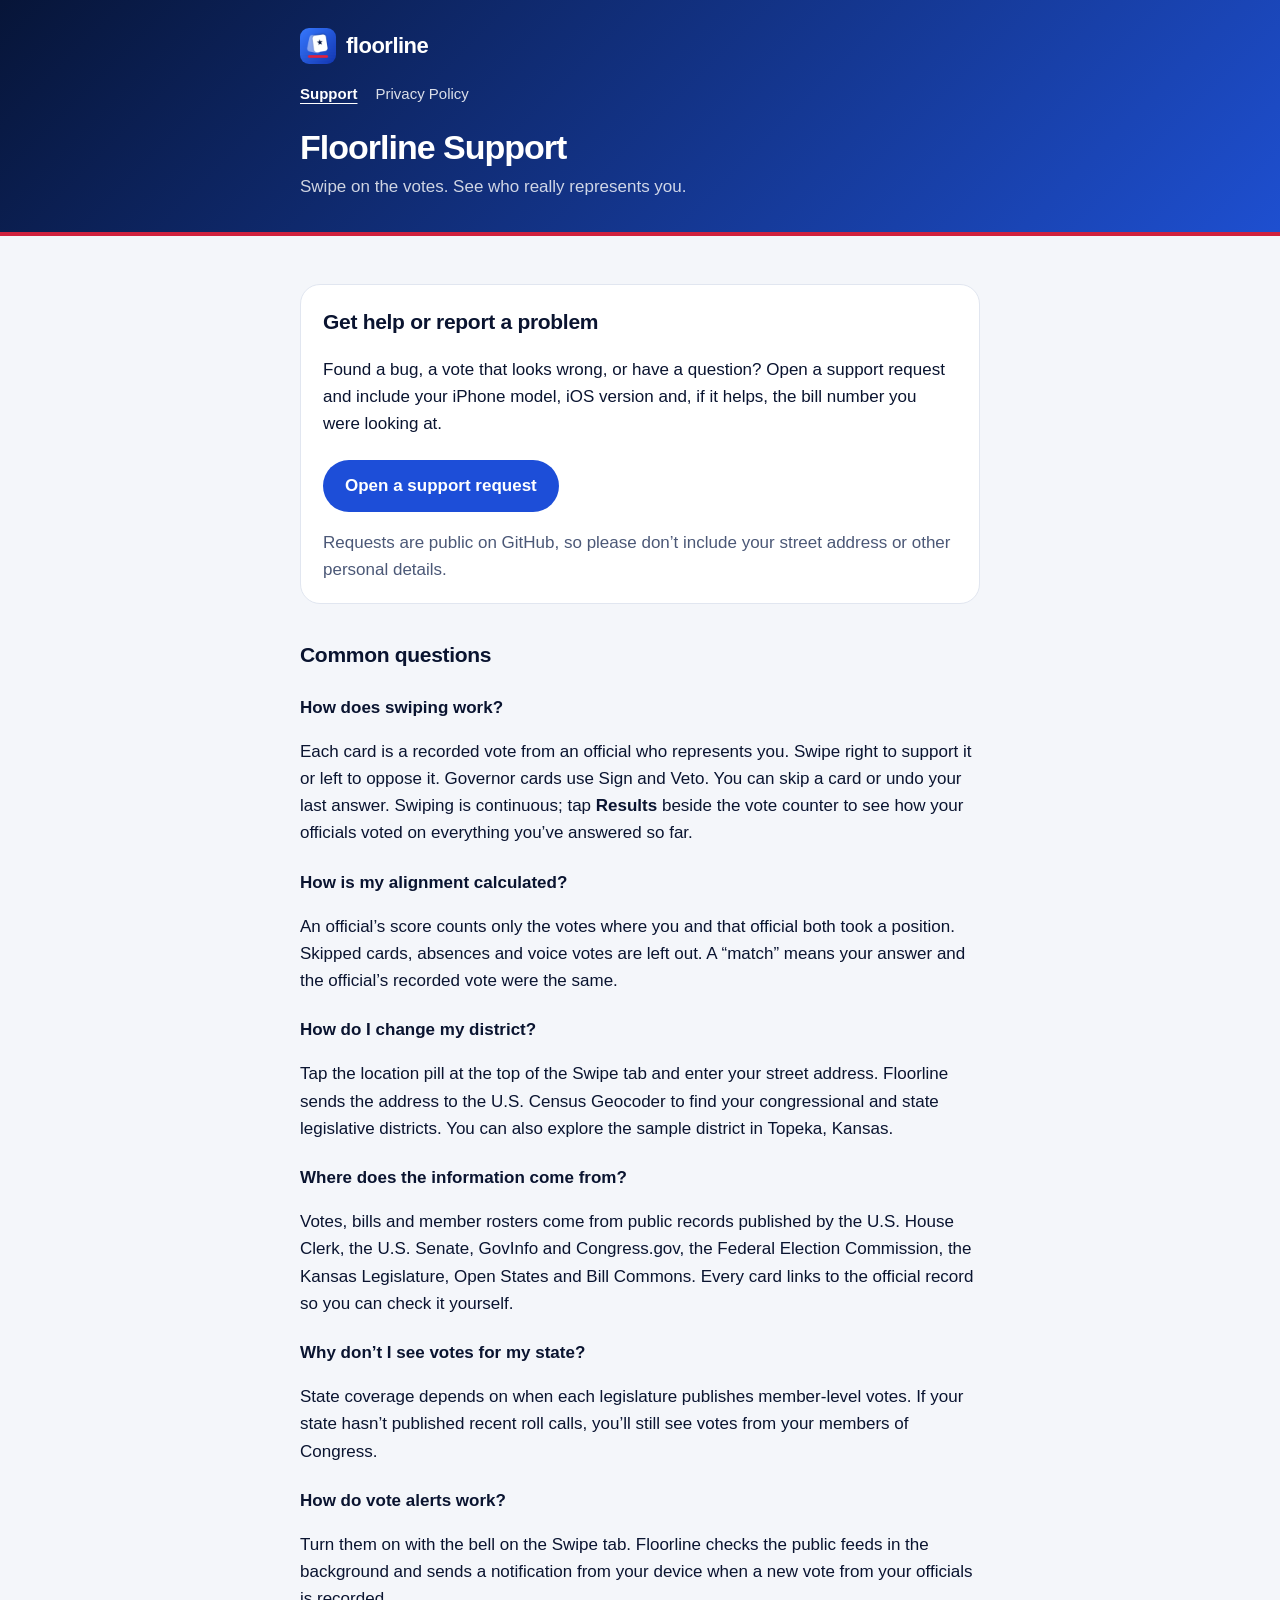
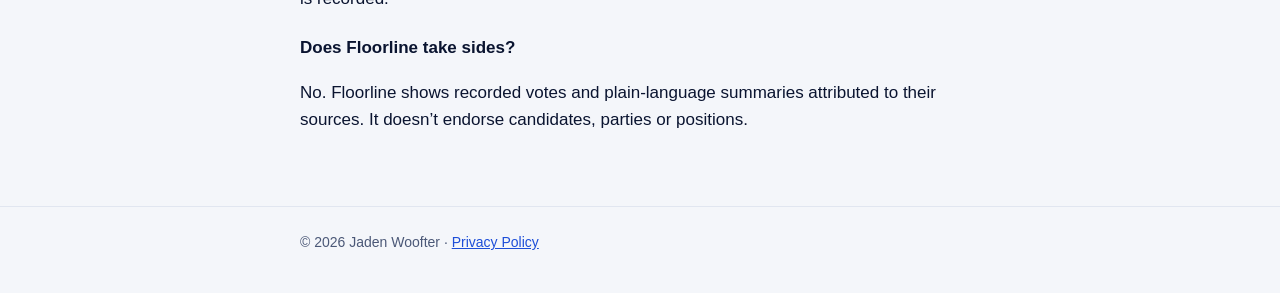
<file: index.html>
<!doctype html>
<html lang="en">
<head>
  <meta charset="utf-8">
  <meta name="viewport" content="width=device-width, initial-scale=1">
  <title>Floorline Support</title>
  <meta name="description" content="Help and contact for Floorline, the iPhone app for swiping on recorded votes and comparing them with your officials.">
  <link rel="stylesheet" href="style.css">
  <link rel="icon" href="icon.png">
</head>
<body>
  <header>
    <div class="wrap">
      <a class="brand" href="./"><img src="icon.png" alt="">floorline</a>
      <nav>
        <a href="./" aria-current="page">Support</a>
        <a href="privacy.html">Privacy Policy</a>
      </nav>
      <h1>Floorline Support</h1>
      <p>Swipe on the votes. See who really represents you.</p>
    </div>
  </header>
  <main>
    <div class="wrap">
      <div class="card">
        <h2 style="margin-top:0">Get help or report a problem</h2>
        <p>Found a bug, a vote that looks wrong, or have a question? Open a support request and include your iPhone model, iOS version and, if it helps, the bill number you were looking at.</p>
        <a class="button" href="https://github.com/jaywoofter/floorline-site/issues/new">Open a support request</a>
        <p class="muted" style="margin-bottom:0">Requests are public on GitHub, so please don’t include your street address or other personal details.</p>
      </div>

      <h2>Common questions</h2>

      <h3>How does swiping work?</h3>
      <p>Each card is a recorded vote from an official who represents you. Swipe right to support it or left to oppose it. Governor cards use Sign and Veto. You can skip a card or undo your last answer. Swiping is continuous; tap <strong>Results</strong> beside the vote counter to see how your officials voted on everything you’ve answered so far.</p>

      <h3>How is my alignment calculated?</h3>
      <p>An official’s score counts only the votes where you and that official both took a position. Skipped cards, absences and voice votes are left out. A “match” means your answer and the official’s recorded vote were the same.</p>

      <h3>How do I change my district?</h3>
      <p>Tap the location pill at the top of the Swipe tab and enter your street address. Floorline sends the address to the U.S. Census Geocoder to find your congressional and state legislative districts. You can also explore the sample district in Topeka, Kansas.</p>

      <h3>Where does the information come from?</h3>
      <p>Votes, bills and member rosters come from public records published by the U.S. House Clerk, the U.S. Senate, GovInfo and Congress.gov, the Federal Election Commission, the Kansas Legislature, Open States and Bill Commons. Every card links to the official record so you can check it yourself.</p>

      <h3>Why don’t I see votes for my state?</h3>
      <p>State coverage depends on when each legislature publishes member-level votes. If your state hasn’t published recent roll calls, you’ll still see votes from your members of Congress.</p>

      <h3>How do vote alerts work?</h3>
      <p>Turn them on with the bell on the Swipe tab. Floorline checks the public feeds in the background and sends a notification from your device when a new vote from your officials is recorded.</p>

      <h3>Does Floorline take sides?</h3>
      <p>No. Floorline shows recorded votes and plain-language summaries attributed to their sources. It doesn’t endorse candidates, parties or positions.</p>
    </div>
  </main>
  <footer>
    <div class="wrap">© 2026 Jaden Woofter · <a href="privacy.html">Privacy Policy</a></div>
  </footer>
</body>
</html>
</file>
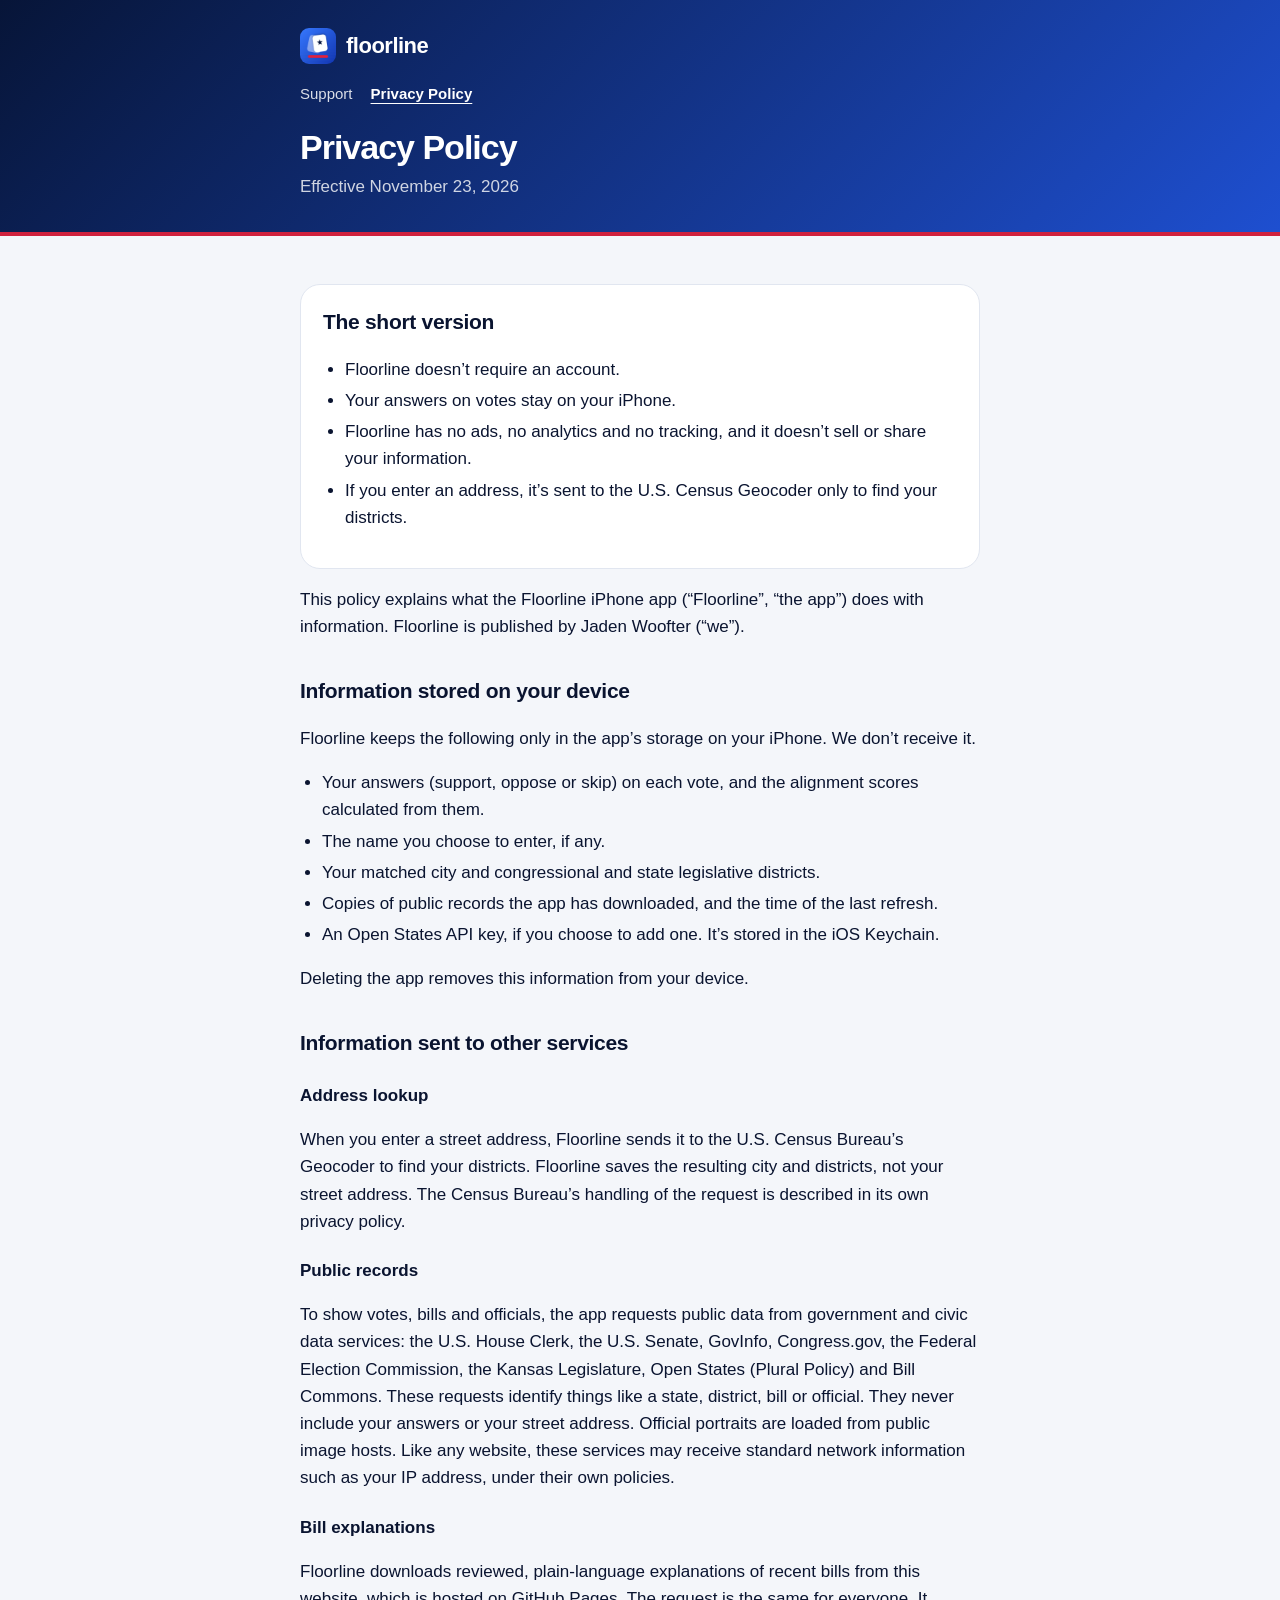
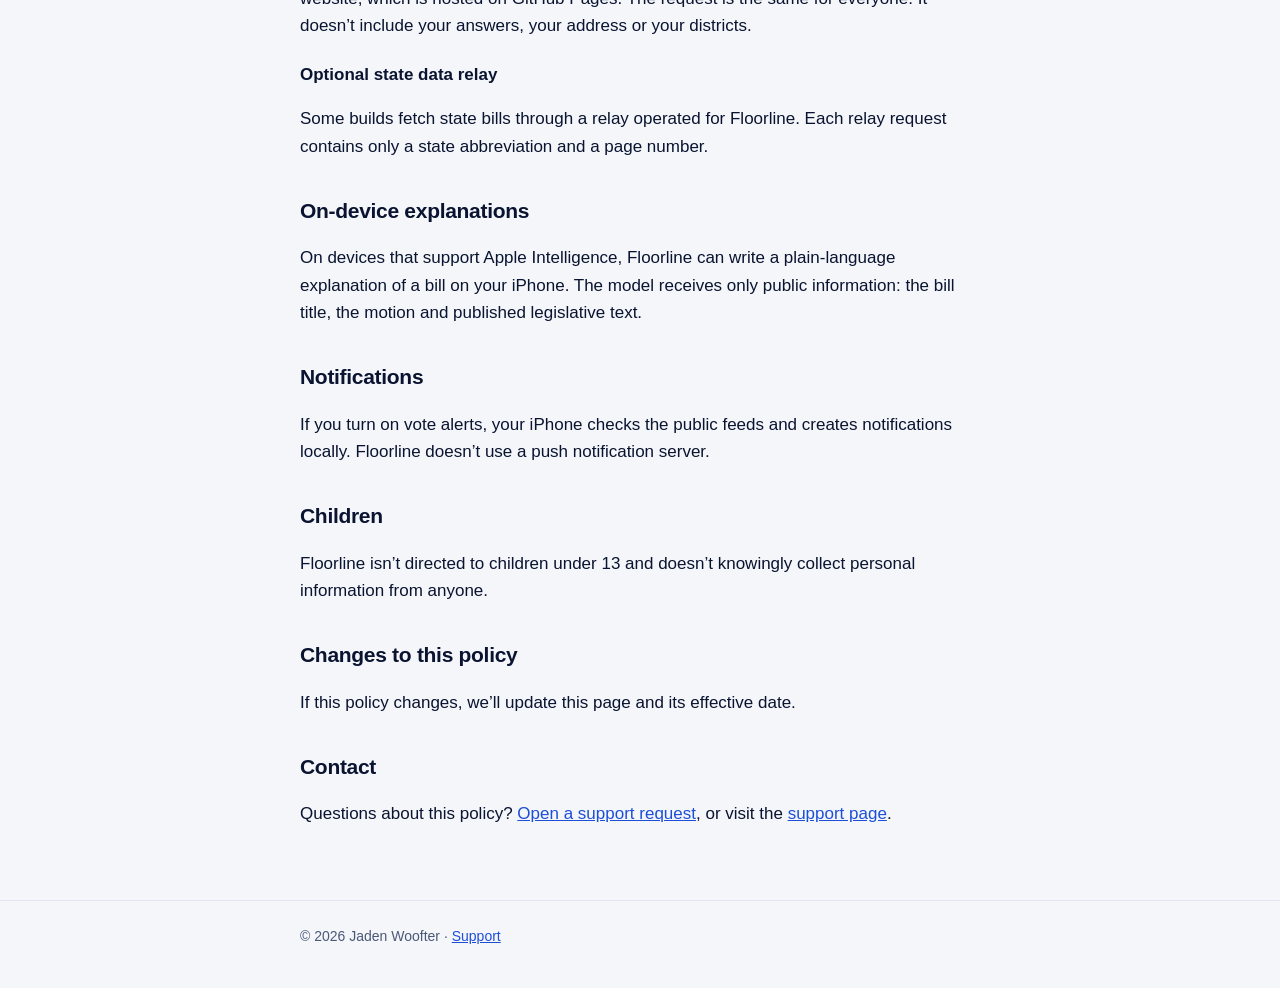
<file: privacy.html>
<!doctype html>
<html lang="en">
<head>
  <meta charset="utf-8">
  <meta name="viewport" content="width=device-width, initial-scale=1">
  <title>Floorline Privacy Policy</title>
  <meta name="description" content="How the Floorline iPhone app handles your information.">
  <link rel="stylesheet" href="style.css">
  <link rel="icon" href="icon.png">
</head>
<body>
  <header>
    <div class="wrap">
      <a class="brand" href="./"><img src="icon.png" alt="">floorline</a>
      <nav>
        <a href="./">Support</a>
        <a href="privacy.html" aria-current="page">Privacy Policy</a>
      </nav>
      <h1>Privacy Policy</h1>
      <p>Effective November 23, 2026</p>
    </div>
  </header>
  <main>
    <div class="wrap">
      <div class="card">
        <h2 style="margin-top:0">The short version</h2>
        <ul>
          <li>Floorline doesn’t require an account.</li>
          <li>Your answers on votes stay on your iPhone.</li>
          <li>Floorline has no ads, no analytics and no tracking, and it doesn’t sell or share your information.</li>
          <li>If you enter an address, it’s sent to the U.S. Census Geocoder only to find your districts.</li>
        </ul>
      </div>

      <p>This policy explains what the Floorline iPhone app (“Floorline”, “the app”) does with information. Floorline is published by Jaden Woofter (“we”).</p>

      <h2>Information stored on your device</h2>
      <p>Floorline keeps the following only in the app’s storage on your iPhone. We don’t receive it.</p>
      <ul>
        <li>Your answers (support, oppose or skip) on each vote, and the alignment scores calculated from them.</li>
        <li>The name you choose to enter, if any.</li>
        <li>Your matched city and congressional and state legislative districts.</li>
        <li>Copies of public records the app has downloaded, and the time of the last refresh.</li>
        <li>An Open States API key, if you choose to add one. It’s stored in the iOS Keychain.</li>
      </ul>
      <p>Deleting the app removes this information from your device.</p>

      <h2>Information sent to other services</h2>
      <h3>Address lookup</h3>
      <p>When you enter a street address, Floorline sends it to the U.S. Census Bureau’s Geocoder to find your districts. Floorline saves the resulting city and districts, not your street address. The Census Bureau’s handling of the request is described in its own privacy policy.</p>
      <h3>Public records</h3>
      <p>To show votes, bills and officials, the app requests public data from government and civic data services: the U.S. House Clerk, the U.S. Senate, GovInfo, Congress.gov, the Federal Election Commission, the Kansas Legislature, Open States (Plural Policy) and Bill Commons. These requests identify things like a state, district, bill or official. They never include your answers or your street address. Official portraits are loaded from public image hosts. Like any website, these services may receive standard network information such as your IP address, under their own policies.</p>
      <h3>Bill explanations</h3>
      <p>Floorline downloads reviewed, plain-language explanations of recent bills from this website, which is hosted on GitHub Pages. The request is the same for everyone. It doesn’t include your answers, your address or your districts.</p>
      <h3>Optional state data relay</h3>
      <p>Some builds fetch state bills through a relay operated for Floorline. Each relay request contains only a state abbreviation and a page number.</p>

      <h2>On-device explanations</h2>
      <p>On devices that support Apple Intelligence, Floorline can write a plain-language explanation of a bill on your iPhone. The model receives only public information: the bill title, the motion and published legislative text.</p>

      <h2>Notifications</h2>
      <p>If you turn on vote alerts, your iPhone checks the public feeds and creates notifications locally. Floorline doesn’t use a push notification server.</p>

      <h2>Children</h2>
      <p>Floorline isn’t directed to children under 13 and doesn’t knowingly collect personal information from anyone.</p>

      <h2>Changes to this policy</h2>
      <p>If this policy changes, we’ll update this page and its effective date.</p>

      <h2>Contact</h2>
      <p>Questions about this policy? <a href="https://github.com/jaywoofter/floorline-site/issues/new">Open a support request</a>, or visit the <a href="./">support page</a>.</p>
    </div>
  </main>
  <footer>
    <div class="wrap">© 2026 Jaden Woofter · <a href="./">Support</a></div>
  </footer>
</body>
</html>
</file>
<file: style.css>
:root {
  --canvas: #f4f6fa;
  --surface: #ffffff;
  --ink: #0a1430;
  --muted: #4b5877;
  --line: #e1e6f0;
  --blue: #1d4ed8;
  --navy: #0a1a3f;
  --red: #d0213d;
}
@media (prefers-color-scheme: dark) {
  :root {
    --canvas: #070d1f;
    --surface: #0f1830;
    --ink: #f3f6fc;
    --muted: #a3aecb;
    --line: #1f2a47;
    --blue: #6b9bff;
    --navy: #0e1f47;
  }
}
* { box-sizing: border-box; }
body {
  margin: 0;
  background: var(--canvas);
  color: var(--ink);
  font: 17px/1.6 -apple-system, BlinkMacSystemFont, "SF Pro Text", "Segoe UI", Roboto, Helvetica, Arial, sans-serif;
  -webkit-font-smoothing: antialiased;
}
a { color: var(--blue); }
header {
  background: linear-gradient(135deg, #071538, #1e4fd0);
  color: #fff;
  border-bottom: 4px solid var(--red);
}
.wrap { max-width: 720px; margin: 0 auto; padding: 0 20px; }
header .wrap { padding-top: 28px; padding-bottom: 32px; }
.brand { display: flex; align-items: center; gap: 10px; font-weight: 700; font-size: 22px; letter-spacing: -0.5px; color: #fff; text-decoration: none; }
.brand img { width: 36px; height: 36px; border-radius: 9px; }
nav { margin-top: 18px; display: flex; gap: 18px; font-size: 15px; }
nav a { color: rgba(255,255,255,0.85); text-decoration: none; }
nav a[aria-current="page"] { color: #fff; font-weight: 600; text-decoration: underline; text-underline-offset: 4px; }
h1 { font-size: 34px; line-height: 1.15; letter-spacing: -1px; margin: 22px 0 6px; }
header p { margin: 0; color: rgba(255,255,255,0.8); }
main { padding: 32px 0 56px; }
h2 { font-size: 21px; letter-spacing: -0.3px; margin: 34px 0 8px; }
h3 { font-size: 17px; margin: 22px 0 4px; }
.card {
  background: var(--surface);
  border: 1px solid var(--line);
  border-radius: 20px;
  padding: 20px 22px;
  margin: 16px 0;
}
.button {
  display: inline-block;
  background: var(--blue);
  color: #fff;
  font-weight: 600;
  text-decoration: none;
  padding: 12px 22px;
  border-radius: 999px;
  margin-top: 6px;
}
.muted { color: var(--muted); }
ul { padding-left: 22px; }
li { margin: 4px 0; }
footer { border-top: 1px solid var(--line); padding: 24px 0 40px; font-size: 14px; color: var(--muted); }
</file>
